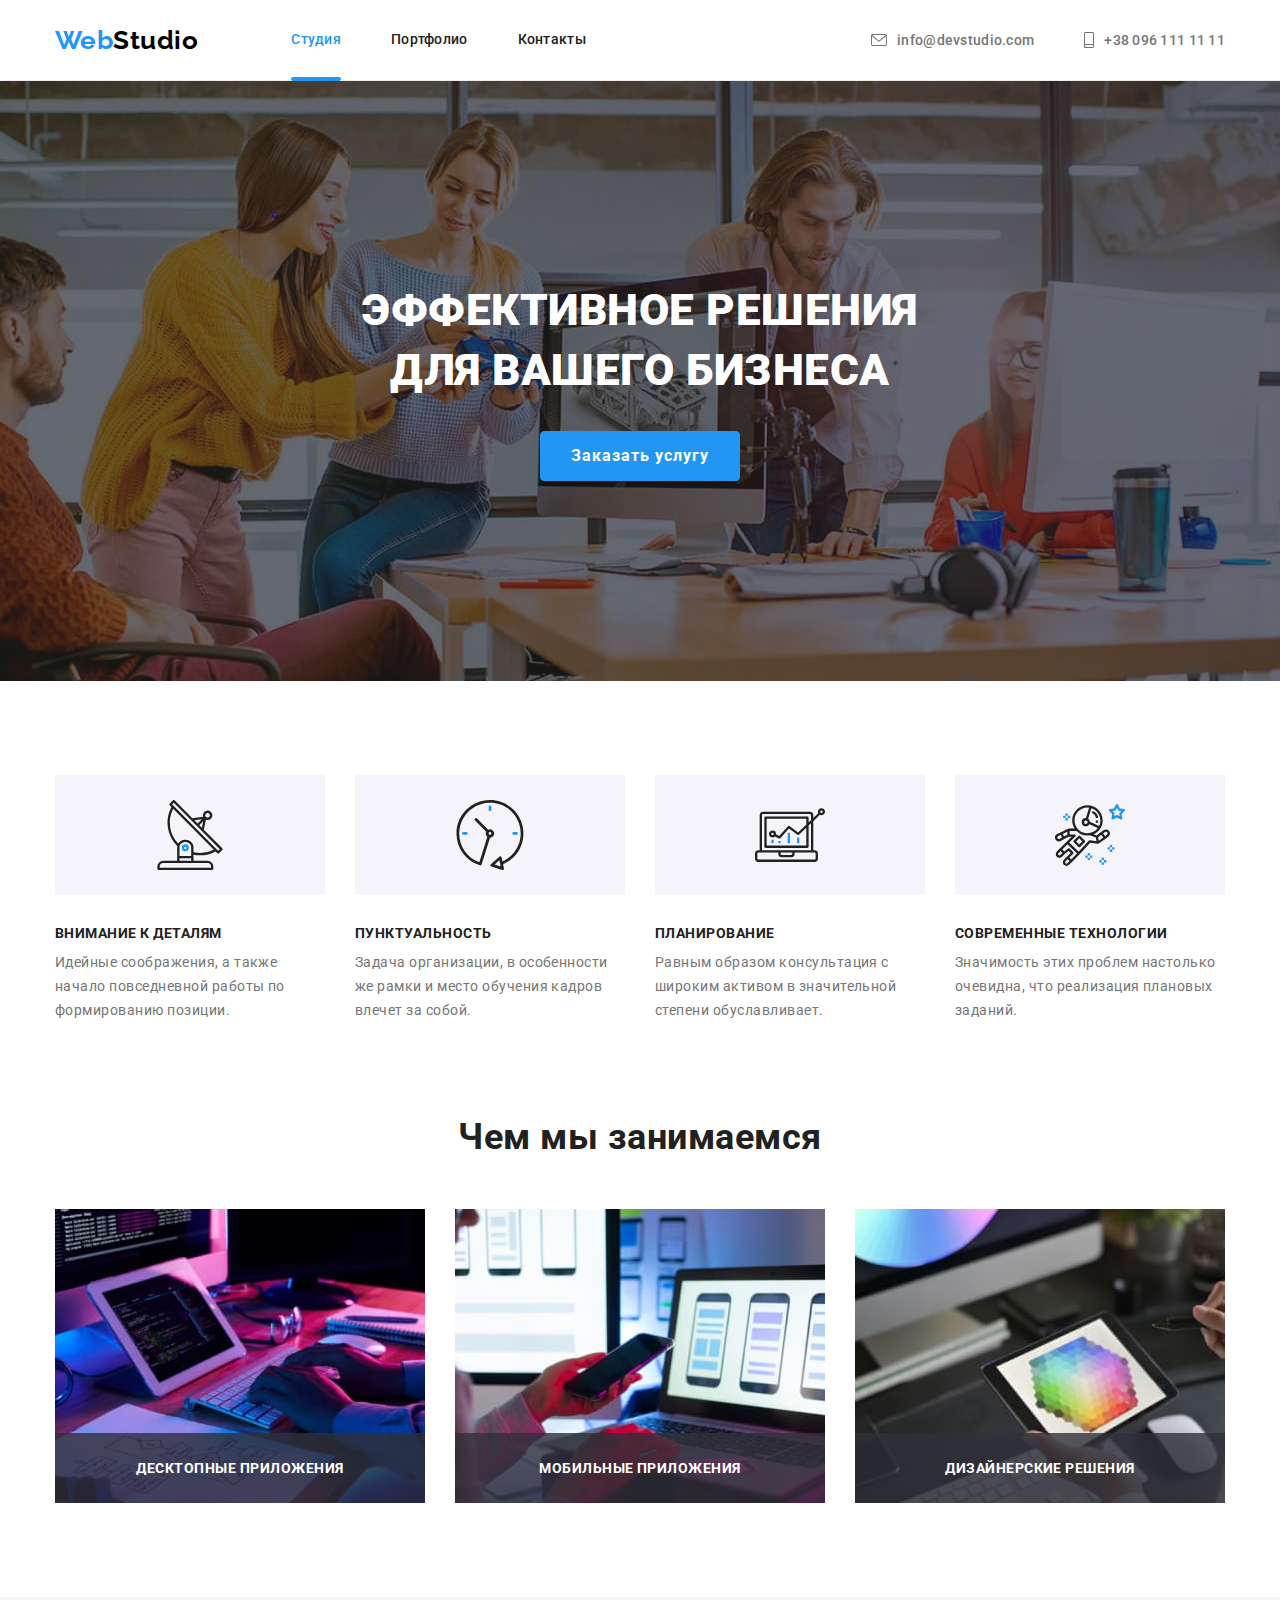
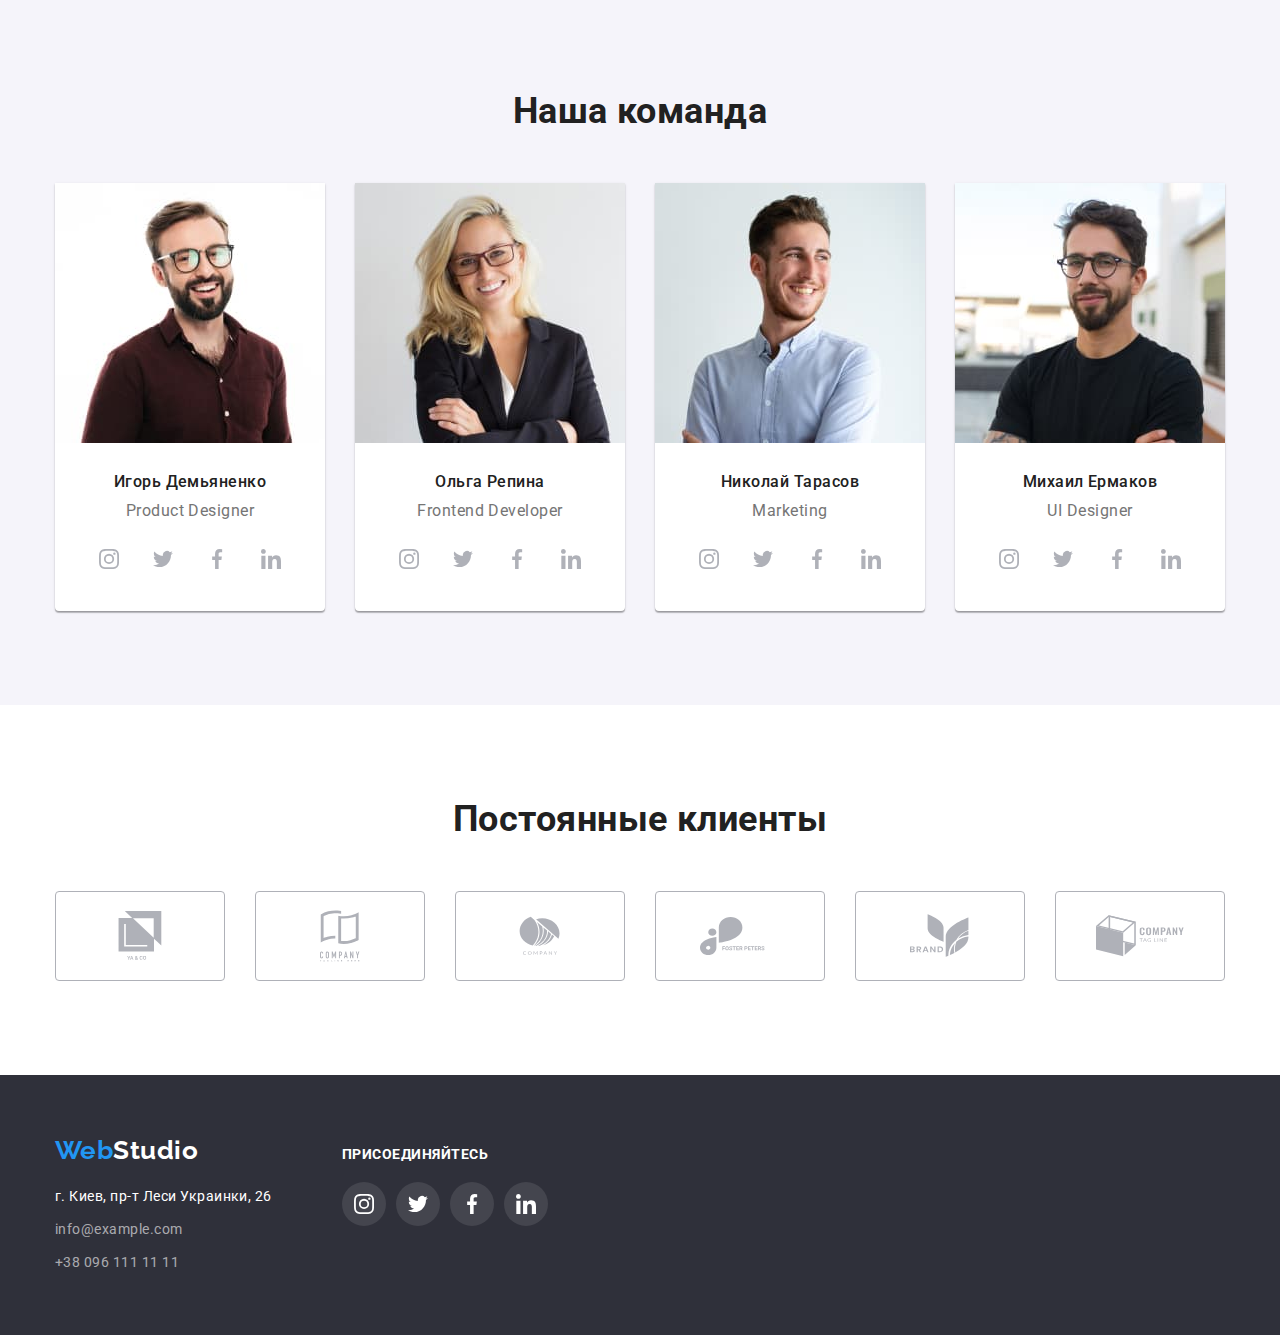
<file: index.html>
<!DOCTYPE html>
<html lang="ru">
<head>
    <meta charset="UTF-8">
    <meta http-equiv="X-UA-Compatible" content="IE=edge">
    <meta name="viewport" content="width=device-width, initial-scale=1.0">
    <title>WebStudio</title>
    <link rel="preconnect" href="https://cdnjs.cloudflare.com/ajax/libs/modern-normalize/1.0.0/modern-normalize.min.css">
    <link rel="preconnect" href="https://fonts.gstatic.com">
    <link href="https://fonts.googleapis.com/css2?family=Raleway:wght@700&family=Roboto:wght@400;500;700;900&display=swap"
        rel="stylesheet">
    <link rel="stylesheet" href="./css/style.css" />
</head>
<body>
    <!-- Шапка -->
    <header class="header">
        <div class="container">
        <nav class="nav-list">
                <a class="logo" href="./index.html" ><span class="first-logo">Web</span>Studio</a>
            <ul class="nav">
                <li class="nav-list-item"><a class="link current" href="index.html">Студия</a></li>
                <li class="nav-list-item"><a class="link" href="portfolio.html">Портфолио</a></li>
                <li class="nav-list-item"><a class="link" href="">Контакты</a></li>
            </ul>
        

            <ul class="contacts conect">
              <li class="contacts-item">
                
                <a href="mailto:info@devstudio.com"><svg class="icon-mail" width="16px" height="12px">
                    <use href="./images/icons.svg#icon-envelope" ></use>
                </svg>info@devstudio.com</a></li>
              <li class="contacts-item"><a href="tel:+380961111111"><svg class="icon-mail" width="10px" height="16px">
                <use href="./images/icons.svg#icon-smartphone"></use>
            </svg>+38 096 111 11 11</a></li>
            </ul>

            </nav>
        </div>
    </header>

    <main>
        <!-- Банер -->
   
         <section class="banner">
            <div class="container">
            <h1 class="title-baner">Эффективное решения <br> для вашего бизнеса</h1>
            <button class="btn" type="button" data-modal-open>Заказать услугу</button> 
            </div> 
        </section>
 
        <!-- Особенности -->

        <section class="specifics">
            <div class="container">
             <h2 class="hidden">Особенности</h2>
                <ul class="specifics-list">
                    <li class="specifics-list-item antena">
                        <h3>Внимание к деталям</h3>
                        <p class="text">Идейные соображения, а также начало повседневной работы по формированию позиции.</p>
                    </li>

                    <li class="specifics-list-item clock">
                        <h3>Пунктуальность</h3>
                        <p class="text">Задача организации, в особенности же рамки и место обучения кадров влечет за собой.</p>
                    </li>

                    <li class="specifics-list-item diagram">
                        <h3>Планирование</h3>
                        <p class="text">Равным образом консультация с широким активом в значительной степени обуславливает.</p>
                    </li>

                    <li class="specifics-list-item astronaut">
                        <h3>Современные технологии</h3>
                        <p class="text">Значимость этих проблем настолько очевидна, что реализация плановых заданий.</p>
                    </li>
                </ul>
             </div>
        </section>

        <!-- Чем мы занимаемся -->

        <section class="what-we-do active">
            <div class="container">
            <h2 class="title-section">Чем мы занимаемся</h2>
            <ul class="what-we-do-list">
                <li class="what-we-do-item">
                    <a href="" class="link">
                    <img src="./images/box1.jpg" alt="план" width="370">
                    <h3 class="work-name">Десктопные приложения</h3>
                    </a>
                </li>

                <li class="what-we-do-item">
                    <a href="" class="link">
                    <img src="./images/box2.jpg" alt="анализ" width="370">
                <h3 class="work-name">Мобильные приложения</h3>
                    </a>   
            </li>

                <li class="what-we-do-item">
                    <a href="" class="link">
                    <img src="./images/box3.jpg" alt="реализация" width="370">
                <h3 class="work-name">Дизайнерские решения</h3>
                    </a>   
            </li>
            </ul>
            </div>
        </section>

        <!-- Наша Команда -->
        <section class="our-team">
            <div class="container">
            <h2 class="title-section">Наша команда</h2>
            <ul class="team-list">
                <li class="team-item">
                    <img src="./images/team1.jpg" alt="Product Designer" width="270">
                   <div class="team-text">
                    <h3>Игорь Демьяненко</h3>
                  
                  <p class="text">Product Designer</p>


              <ul class="social-icons">
                  <li class="social-item"><a class="inst" href="https://www.instagram.com/" aria-label="instagram">
                    <svg class="icon-social" width="20px" height="20px">
                    <use href="./images/icons.svg#icon-instagram"></use>
                </svg></a></li>
                  <li class="social-item"><a  class="twit" href="https://www.twitter.com/" aria-label="twitter"><svg class="icon-social" width="20px" height="20px">
                    <use href="./images/icons.svg#icon-twitter"></use>
                </svg></a></li>
                  <li class="social-item"><a  class="fb" href="https://www.facebook.com/" aria-label="facebook">
                <svg class="icon-social" width="20px" height="20px">
                    <use href="./images/icons.svg#icon-facebook"></use>
                </svg></a></li>
                  <li class="social-item"><a class="ldin" href="https://www.linkedin.com/" aria-label="linkedin">
                <svg class="icon-social" width="20px" height="20px">
                    <use href="./images/icons.svg#icon-linkedin"></use>
                </svg></a></li>
              </ul>    
                     </div>   

                                 </li>
                <li class="team-item">
                    <img src="./images/team2.jpg" alt="Frontend Developer" width="270">
                <div class="team-text">
                    <h3>Ольга Репина</h3>
                    <p class="text">Frontend Developer</p>
            <ul class="social-icons">
                <li class="social-item"><a class="inst" href="https://www.instagram.com/" aria-label="instagram">
                        <svg class="icon-social" width="20px" height="20px">
                            <use href="./images/icons.svg#icon-instagram"></use>
                        </svg></a></li>
                <li class="social-item"><a class="twit" href="https://www.twitter.com/" aria-label="twitter"><svg
                            class="icon-social" width="20px" height="20px">
                            <use href="./images/icons.svg#icon-twitter"></use>
                        </svg></a></li>
                <li class="social-item"><a class="fb" href="https://www.facebook.com/" aria-label="facebook">
                        <svg class="icon-social" width="20px" height="20px">
                            <use href="./images/icons.svg#icon-facebook"></use>
                        </svg></a></li>
                <li class="social-item"><a class="ldin" href="https://www.linkedin.com/" aria-label="linkedin">
                        <svg class="icon-social" width="20px" height="20px">
                            <use href="./images/icons.svg#icon-linkedin"></use>
                        </svg></a></li>
            </ul>
                </div>
                </li>

                <li class="team-item">
                    <img src="./images/team3.jpg" alt="Marketing" width="270">
                <div class="team-text">
                    <h3>Николай Тарасов</h3>
                    <p class="text">Marketing</p>
               
<ul class="social-icons">
    <li class="social-item"><a class="inst" href="https://www.instagram.com/" aria-label="instagram">
            <svg class="icon-social" width="20px" height="20px">
                <use href="./images/icons.svg#icon-instagram"></use>
            </svg></a></li>
    <li class="social-item"><a class="twit" href="https://www.twitter.com/" aria-label="twitter"><svg
                class="icon-social" width="20px" height="20px">
                <use href="./images/icons.svg#icon-twitter"></use>
            </svg></a></li>
    <li class="social-item"><a class="fb" href="https://www.facebook.com/" aria-label="facebook">
            <svg class="icon-social" width="20px" height="20px">
                <use href="./images/icons.svg#icon-facebook"></use>
            </svg></a></li>
    <li class="social-item"><a class="ldin" href="https://www.linkedin.com/" aria-label="linkedin">
            <svg class="icon-social" width="20px" height="20px">
                <use href="./images/icons.svg#icon-linkedin"></use>
            </svg></a></li>
</ul>

                </div>
                </li>

                <li class="team-item">
                    <img src="./images/team4.jpg" alt="UI Designer" width="270">
                <div class="team-text">
                    <h3>Михаил Ермаков</h3>
                    <p class="text">UI Designer</p>
              
            <ul class="social-icons">
                <li class="social-item"><a class="inst" href="https://www.instagram.com/" aria-label="instagram">
                        <svg class="icon-social" width="20px" height="20px">
                            <use href="./images/icons.svg#icon-instagram"></use>
                        </svg></a></li>
                <li class="social-item"><a class="twit" href="https://www.twitter.com/" aria-label="twitter"><svg
                            class="icon-social" width="20px" height="20px">
                            <use href="./images/icons.svg#icon-twitter"></use>
                        </svg></a></li>
                <li class="social-item"><a class="fb" href="https://www.facebook.com/" aria-label="facebook">
                        <svg class="icon-social" width="20px" height="20px">
                            <use href="./images/icons.svg#icon-facebook"></use>
                        </svg></a></li>
                <li class="social-item"><a class="ldin" href="https://www.linkedin.com/" aria-label="linkedin">
                        <svg class="icon-social" width="20px" height="20px">
                            <use href="./images/icons.svg#icon-linkedin"></use>
                        </svg></a></li>
            </ul>
                </div>
                </li>
            </ul>
            </div>
        </section>

<section class="clients">
<div class="container">
<h2 class="title-section">Постоянные клиенты</h2>
<ul class="clients-list">
    <li class="clients-item">
        <a href="" class="link-company"><svg class="icon-company" width="44" height="49">
                <use href="./images/icons.svg#icon-company1"></use>
               
            </svg></a>
    </li>
    <li class="clients-item">
        <a href="" class="link-company"><svg class="icon-company" width="40" height="52">
                <use href="./images/icons.svg#icon-company2"></use>
               
            </svg></a>
    </li>
    <li class="clients-item">
        <a href="" class="link-company"><svg class="icon-company" width="41" height="43">
                <use href="./images/icons.svg#icon-company3"></use>
                
            </svg></a>
    </li>
    <li class="clients-item">
        <a href="" class="link-company"><svg class="icon-company" width="80" height="42">
                <use href="./images/icons.svg#icon-company4"></use>
                
            </svg></a>
    </li>
    <li class="clients-item">
        <a href="" class="link-company"><svg class="icon-company" width="59" height="47">
                <use href="./images/icons.svg#icon-company5"></use>
                
            </svg></a>
    </li>
    <li class="clients-item">
        <a href="" class="link-company"><svg class="icon-company" width="88" height="45">
                <use href="./images/icons.svg#icon-company6"></use>
               
            </svg></a>
    </li>
</ul>


</div>


</section>

    </main>
    <footer class="footer">
        <div class="container social-footer">
            <div class="footer-adress">
        <a class="logo" href="/"><span class="first-logo">Web</span><span class="second-logo">Studio</span></a>
        <address class="adress">
            <ul class="adress-list">
           <li class="adress-item">г. Киев, пр-т Леси Украинки, 26</li>
           <li class="adress-item"><a href="mailto:info@example.com">info@example.com</a></li>
           <li class="adress-item"><a href="tel:+380991111111">+38 096 111 11 11</a></li>
           </ul>
        </address>
        </div>

        <div class="social-link-footer">
            <p>присоединяйтесь</p>
                <ul class="social-icons-footer">
                    <li class="social-item-footer"><a class="link-footer" href="https://www.instagram.com/" aria-label="instagram">
                            <svg class="icon-social-footer" width="20px" height="20px">
                                <use href="./images/icons.svg#icon-instagram"></use>
                            </svg></a></li>
                    <li class="social-item-footer"><a class="link-footer" href="https://www.twitter.com/" aria-label="twitter"><svg
                                class="icon-social-footer" width="20px" height="20px">
                                <use href="./images/icons.svg#icon-twitter"></use>
                            </svg></a></li>
                    <li class="social-item-footer"><a class="link-footer" href="https://www.facebook.com/" aria-label="facebook">
                            <svg class="icon-social-footer" width="20px" height="20px">
                                <use href="./images/icons.svg#icon-facebook"></use>
                            </svg></a></li>
                    <li class="social-item-footer"><a class="link-footer" href="https://www.linkedin.com/" aria-label="linkedin">
                            <svg class="icon-social-footer" width="20px" height="20px">
                                <use href="./images/icons.svg#icon-linkedin"></use>
                            </svg></a></li>
                </ul>
        </div>
</div>

    </footer>
<!-- Модальне вікно -->
<div class="backdrop is-hidden" data-modal>
    <div class="modal">
        <button class="close button" data-modal-close>
            <svg class="modal-cross" width="11" height="11">
                <use href="./images/icons.svg#close"></use>
            </svg>
        </button>
    </div>
</div>

<script src="./js/modal.js"></script>



</body>
</html>
</file>
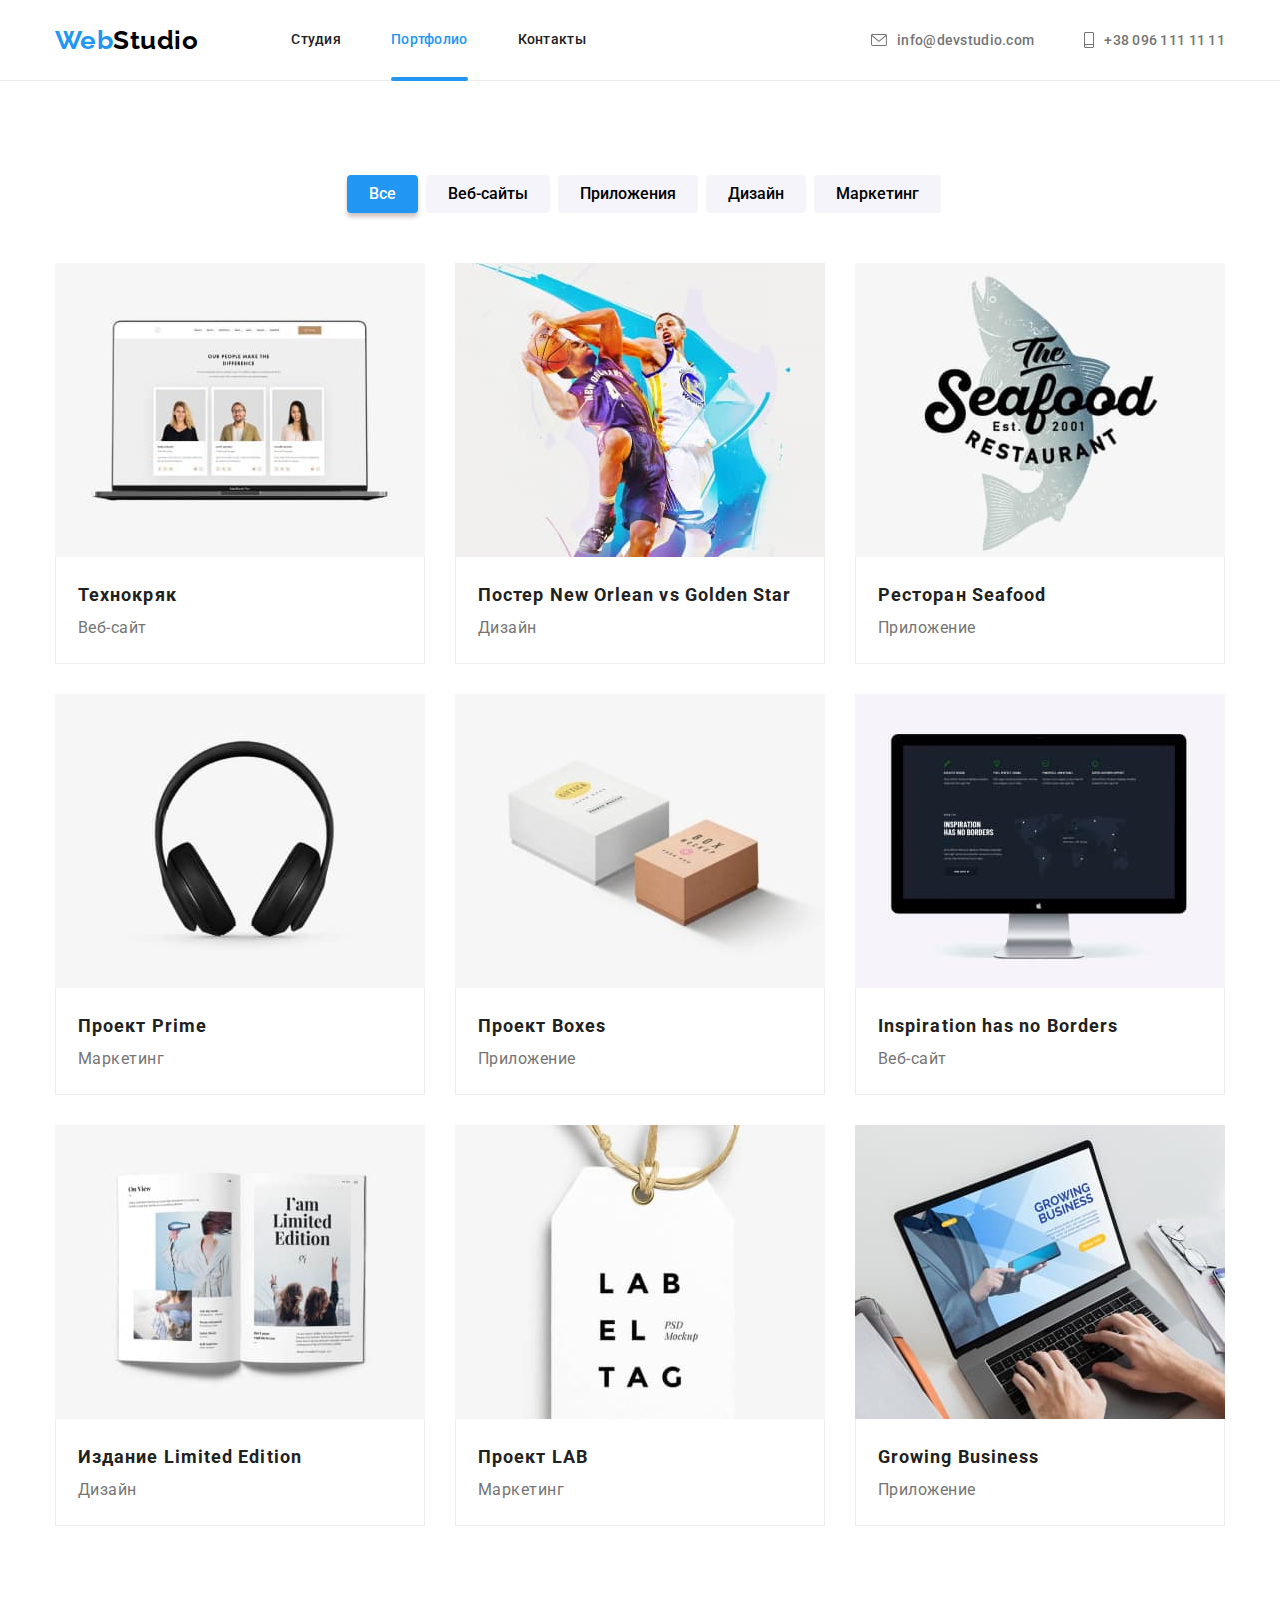
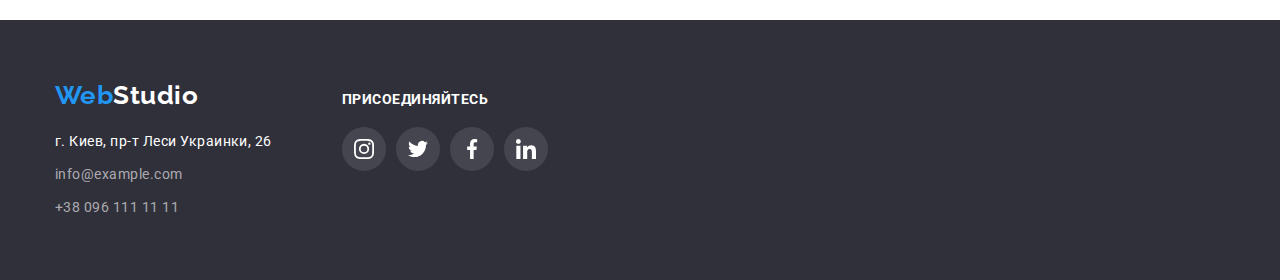
<file: portfolio.html>
<!DOCTYPE html>
<html lang="ru">

<head>
    <meta charset="UTF-8">
    <meta http-equiv="X-UA-Compatible" content="IE=edge">
    <meta name="viewport" content="width=device-width, initial-scale=1.0">
    <title>WebStudio</title>
    <link rel="preconnect" href="https://cdnjs.cloudflare.com/ajax/libs/modern-normalize/1.0.0/modern-normalize.min.css">
    <link rel="preconnect" href="https://fonts.gstatic.com">
    <link href="https://fonts.googleapis.com/css2?family=Raleway:wght@700&family=Roboto:wght@400;500;700;900&display=swap"
        rel="stylesheet">
        <link rel="stylesheet" href="./css/style.css" />
</head>

<body>
    <!-- Шапка -->
<header class="header">
    <div class="container">
        <nav class="nav-list">
            <a class="logo" href="./index.html"><span class="first-logo">Web</span>Studio</a>
            <ul class="nav">
                <li class="nav-list-item"><a class="link" href="index.html">Студия</a></li>
                <li class="nav-list-item"><a class="link current" href="portfolio.html">Портфолио</a></li>
                <li class="nav-list-item"><a class="link" href="">Контакты</a></li>
            </ul>


            <ul class="contacts">
                <li class="contacts-item">

                    <a href="mailto:info@devstudio.com"><svg class="icon-mail" width="16px" height="12px">
                            <use href="./images/icons.svg#icon-envelope"></use>
                        </svg>info@devstudio.com</a>
                </li>
                <li class="contacts-item"><a href="tel:+380961111111"><svg class="icon-mail" width="10px" height="16px">
                            <use href="./images/icons.svg#icon-smartphone"></use>
                        </svg>+38 096 111 11 11</a></li>
            </ul>

        </nav>
    </div>
</header>

    <main>
     <!--  Портфолио -->
    <section class="portfolio">
        <div class="container">
        <h1 class="hidden">Наше Портфолио</h1>
     <ul class="our-works">
         <li class="our-works-item" ><button class="btn-works btn-active" type="button">Все</button> </li>
         <li class="our-works-item"><button class="btn-works" type="button">Веб-сайты</button></li>
         <li class="our-works-item"><button class="btn-works" type="button">Приложения</button></li>
         <li class="our-works-item"><button class="btn-works" type="button">Дизайн</button></li>
         <li class="our-works-item"><button class="btn-works" type="button">Маркетинг</button></li>
     </ul>


<ul class="finished-works">
    <li class="finished-works-item">
        <a class="work-link" href="">
            <div class="card-thumb">
            <img src="./images/tehnokryak.jpg" alt="Технокряк" width="370">
            <div class="text-animation">
                <p class="works-text overlay">
                    Технокряк это современная площадка распространения коронавируса. Компании
                    используют эту платформу для цифрового шпионажа и атак на защищённые сервера
                    конкурентов.
                </p>
            </div>
            </div>
            <div class="work-box">
            <h2>Технокряк</h2>
            <p>Веб-сайт</p>
            </div>
        </a>

    </li>

    <li class="finished-works-item">
        <a class="work-link" href="">
            <div class="card-thumb">
            <img src="./images/neworlean.jpg" alt="Постер New Orlean vs Golden Star" width="370">
    <div class="text-animation">
        <p class="works-text overlay">
            Технокряк это современная площадка распространения коронавируса. Компании
            используют эту платформу для цифрового шпионажа и атак на защищённые сервера
            конкурентов.
        </p>
    </div>
        </div>
        <div class="work-box">
           <h2>Постер New Orlean vs Golden Star</h2>
            <p>Дизайн</p>
        </div>
        </a>
       
    </li>

    <li class="finished-works-item">
        <a class="work-link" href="">
            <div class="card-thumb">
            <img src="./images/seafood.jpg" alt="Ресторан Seafood" width="370">
        <div class="text-animation">
            <p class="works-text overlay">
                Технокряк это современная площадка распространения коронавируса. Компании
                используют эту платформу для цифрового шпионажа и атак на защищённые сервера
                конкурентов.
            </p>
        </div>
        </div>
            <div class="work-box">
            <h2>Ресторан Seafood</h2>
            <p>Приложение</p>
        </div>
        </a>
       
    </li>
  
    <li class="finished-works-item">
        <a class="work-link" href="">
            <div class="card-thumb">
            <img src="./images/prime.jpg" alt="Проект Prime" width="370">
    <div class="text-animation">
        <p class="works-text overlay">
            Технокряк это современная площадка распространения коронавируса. Компании
            используют эту платформу для цифрового шпионажа и атак на защищённые сервера
            конкурентов.
        </p>
    </div>
        </div>
            <div class="work-box">
            <h2>Проект Prime</h2>
            <p>Маркетинг</p>
            </div>
        </a>
       
    </li>

        <li class="finished-works-item">
            <a class="work-link" href="">
                <div class="card-thumb">
                <img src="./images/boxes.jpg" alt="Проект Boxes" width="370">
            <div class="text-animation">
                <p class="works-text overlay">
                    Технокряк это современная площадка распространения коронавируса. Компании
                    используют эту платформу для цифрового шпионажа и атак на защищённые сервера
                    конкурентов.
                </p>
            </div>
            </div>
                <div class="work-box">
                <h2>Проект Boxes</h2>
                <p>Приложение</p>
        </div>
            </a>
        
        </li>

        <li class="finished-works-item">
            <a class="work-link" href="">
                <div class="card-thumb">
                <img src="./images/inspiration.jpg" alt="Inspiration has no Borders" width="370">
            <div class="text-animation">
                <p class="works-text overlay">
                    Технокряк это современная площадка распространения коронавируса. Компании
                    используют эту платформу для цифрового шпионажа и атак на защищённые сервера
                    конкурентов.
                </p>
            </div>
            </div>
                <div class="work-box">
                <h2>Inspiration has no Borders</h2>
                <p>Веб-сайт</p>
        </div>
            </a>
            
        </li>

    <li class="finished-works-item">
        <a class="work-link" href="">
            <div class="card-thumb">
            <img src="./images/limitededition.jpg" alt="Издание Limited Edition" width="370">
        <div class="text-animation">
            <p class="works-text overlay">
                Технокряк это современная площадка распространения коронавируса. Компании
                используют эту платформу для цифрового шпионажа и атак на защищённые сервера
                конкурентов.
            </p>
        </div>
        </div>
            <div class="work-box">
            <h2>Издание Limited Edition</h2>
            <p>Дизайн</p>
            </div>
        </a>
        
    </li>

    <li class="finished-works-item">
        <a class="work-link" href="">
            <div class="card-thumb">
            <img src="./images/lab.jpg" alt="Проект LAB" width="370">
        <div class="text-animation">
            <p class="works-text overlay">
                Технокряк это современная площадка распространения коронавируса. Компании
                используют эту платформу для цифрового шпионажа и атак на защищённые сервера
                конкурентов.
            </p>
        </div>
        </div>
            <div class="work-box">
            <h2>Проект LAB</h2>
            <p>Маркетинг</p>
    </div>
        </a>
    
    </li>

    <li class="finished-works-item">
        <a class="work-link" href="">
            <div class="card-thumb">
            <img src="./images/growingbusiness.jpg" alt="Growing Business" width="370">
        <div class="text-animation">
            <p class="works-text overlay">
                Технокряк это современная площадка распространения коронавируса. Компании
                используют эту платформу для цифрового шпионажа и атак на защищённые сервера
                конкурентов.
            </p>
        </div>
        </div>
            <div class="work-box">
            <h2>Growing Business</h2>
            <p>Приложение</p>
        </div>
        </a>
    
    </li>
</ul>
        </div>
</section>

    </main>
    <footer class="footer">
        <div class="container social-footer">
            <div class="footer-adress">
                <a class="logo" href="/"><span class="first-logo">Web</span><span class="second-logo">Studio</span></a>
                <address class="adress">
                    <ul class="adress-list">
                        <li class="adress-item">г. Киев, пр-т Леси Украинки, 26</li>
                        <li class="adress-item"><a href="mailto:info@example.com">info@example.com</a></li>
                        <li class="adress-item"><a href="tel:+380991111111">+38 096 111 11 11</a></li>
                    </ul>
                </address>
            </div>
    
            <div class="social-link-footer">
                <p>присоединяйтесь</p>
                <ul class="social-icons-footer">
                    <li class="social-item-footer"><a class="link-footer" href="https://www.instagram.com/"
                            aria-label="instagram">
                            <svg class="icon-social-footer" width="20px" height="20px">
                                <use href="./images/icons.svg#icon-instagram"></use>
                            </svg></a></li>
                    <li class="social-item-footer"><a class="link-footer" href="https://www.twitter.com/"
                            aria-label="twitter"><svg class="icon-social-footer" width="20px" height="20px">
                                <use href="./images/icons.svg#icon-twitter"></use>
                            </svg></a></li>
                    <li class="social-item-footer"><a class="link-footer" href="https://www.facebook.com/"
                            aria-label="facebook">
                            <svg class="icon-social-footer" width="20px" height="20px">
                                <use href="./images/icons.svg#icon-facebook"></use>
                            </svg></a></li>
                    <li class="social-item-footer"><a class="link-footer" href="https://www.linkedin.com/"
                            aria-label="linkedin">
                            <svg class="icon-social-footer" width="20px" height="20px">
                                <use href="./images/icons.svg#icon-linkedin"></use>
                            </svg></a></li>
                </ul>
            </div>
        </div>
    
    </footer>
    </body>
    
    </html>
</file>
<file: css/style.css>
:root {
  --main-text-color: #212121;
  --blue-color: #2196f3;
  --white-color: #ffffff;
  --white-color-shadow: rgba(255, 255, 255, 0.6);
  --bg-icon-footer: rgba(255, 255, 255, 0.1);
  --grey-color: #757575;
  --background-color: #2f303a;
  --background-button: #f5f4fa;
  --black-color: #000000;
  --social-icons: #afb1b8;
  --works-text-bg: rgba(33, 150, 243, 0.9);
  --main-font: 'Roboto', sans-serif;
  --accent-font: 'Raleway', sans-serif;
  /* animation */
  --bezier: cubic-bezier(0.4, 0, 0.2, 1);
  --duration: 250ms;
}

*,
*::after,
*::before {
  box-sizing: border-box;
  margin: 0;
  padding: 0;
}

body {
  color: var(--main-text-color);
  font-family: var(--main-font);
  font-style: normal;
  font-weight: normal;
  letter-spacing: 0.03em;
}

a {
  color: inherit;
  text-decoration: none;
}

ul {
  list-style: none;
  margin: 0;
  padding: 0;
}

img {
  display: block;
  max-width: 100%;
  height: auto;
}

.text {
  margin: 0;
  padding-top: 10px;
}

.container {
  width: 1200px;
  padding-left: 15px;
  padding-right: 15px;
  margin-left: auto;
  margin-right: auto;
}

/* header */

.header {
  border-bottom: 1px solid #ececec;
}

.header {
  display: flex;
  align-items: center;
}

.contacts {
  display: flex;
  align-items: center;
  margin-left: auto;
}

.contacts:not(:last-child) {
  margin-right: 50px;
}

.nav-list {
  display: flex;
  align-items: center;
}

.nav-list .logo {
  margin-right: 93px;
}

.nav-list a {
  text-decoration: none;
}

.nav-list-item:not(:last-child) {
  margin-right: 50px;
}

.nav {
  display: flex;
}

.logo {
  font-size: 26px;
  font-family: var(--accent-font);
  font-weight: 700;
  color: var(--black-color);
  line-height: 1.173;
}

.first-logo {
  color: var(--blue-color);
}

.link {
  font-weight: 500;
  list-style: none;
  line-height: 1.142;
  font-size: 14px;
}

.current {
  color: var(--blue-color);
}

.conect,
.conect .nav-list-item .contacts-item {
  display: flex;
  margin-left: auto;
}

.nav-list .link,
.conect .link {
  display: block;
  position: relative;
  padding-bottom: 32px;
  padding-top: 32px;
  transition-property: color;
  transition-duration: var(--duration);
  transition-timing-function: var(--bezier) 0;
  font-weight: 500;
  line-height: 1.14;
  letter-spacing: 0.02em;
}

.nav-list .link:hover,
.nav-list .link:focus {
  color: var(--blue-color);
}

.current::after {
  content: '';
  display: block;
  position: absolute;
  bottom: -1px;
  width: 100%;
  height: 4px;
  border-radius: 2px;
  background-color: var(--blue-color);
  animation-duration: var(--duration);
  animation-timing-function: var(--bezier);
  animation-name: fade-in;
}

@keyframes fade-in {
  0% {
    opacity: 0;
  }
  100% {
    opacity: 1;
  }
}

.contacts-item:not(:last-child) {
  margin-right: 50px;
}

.contacts a {
  font-weight: 500;
  list-style: none;
  line-height: 1.142;
  font-size: 14px;
  color: var(--grey-color);
  text-decoration: none;
  letter-spacing: 0.02em;
  padding: 0;
  display: flex;
  justify-content: flex-end;
  align-items: center;
  position: relative;
  transition-property: color;
  transition-duration: var(--duration);
  transition-timing-function: var(--bezier) 0;
}
.contacts a:hover,
.contacts a:focus {
  color: var(--blue-color);
}

.icon-mail {
  margin-right: 10px;
  fill: currentColor;
}

.icon-mail:hover,
.icon-mail:focus {
  fill: currentColor;
}

/* main */

.banner {
  background-repeat: no-repeat;
  background-image: linear-gradient(
      to right,
      rgba(48, 58, 47, 0.4),
      rgba(47, 48, 58, 0.4)
    ),
    url('../images/hero-bg.jpg');

  background-size: 1600px;
  background-color: var(--background-color);
  padding: 200px 0;
  text-align: center;
  background-position: center;
}

.title-baner {
  color: var(--white-color);
  font-weight: 900;
  font-size: 44px;
  line-height: 1.363;
  text-transform: uppercase;
  text-align: center;
  margin: 0 auto;
  margin-bottom: 30px;
}

.btn {
  font-family: inherit;
  font-weight: 700;
  font-size: 16px;
  line-height: 1.875;
  letter-spacing: 0.06em;
  border: 1px solid var(--blue-color);
  border-radius: 4px;
  color: var(--white-color);
  cursor: pointer;
  background-color: var(--blue-color);
  margin: 0 auto;
  width: 200px;
  height: 50px;
  left: 700px;
  top: 430px;
  box-shadow: 0px 4px 4px rgba(0, 0, 0, 0.15);
}

/* Особенности */

.hidden {
  position: absolute;
  clip: rect(0 0 0 0);
  width: 1px;
  height: 1px;
  margin: -1px;
}

.specifics {
  padding-top: 94px;
}

.specifics .container .specifics-list {
  display: flex;
  justify-content: center;
}

.specifics .container .specifics-list .specifics-list-item {
  max-width: 270px;
  margin-right: 30px;
}

.specifics .container .specifics-list .specifics-list-item:last-child {
  margin-right: 0;
}

.specifics-list h3 {
  font-weight: 700;
  font-size: 14px;
  line-height: 1.172;
  text-transform: uppercase;
}

.specifics-list p {
  font-size: 14px;
  color: var(--grey-color);
  line-height: 1.714;
}

.specifics-list-item::before {
  display: block;
  content: '';
  height: 120px;
  margin-bottom: 30px;
  background-color: var(--background-button);
  background-position: center;
  background-repeat: no-repeat;
  background-size: auto;
}

.antena::before {
  background-image: url('../images/antenna.svg');
}

.clock::before {
  background-image: url('../images/clock.svg');
}

.diagram::before {
  background-image: url('../images/diagram.svg');
}

.astronaut::before {
  background-image: url('../images/astronaut.svg');
}

/* Особенности */

/* Чем мы занимаемся */
.what-we-do {
  padding-top: 94px;
  padding-bottom: 94px;
}

.what-we-do .what-we-do-list {
  display: flex;
}

.title-section {
  font-weight: 700;
  font-size: 36px;
  line-height: 1.166;
  text-align: center;
}

.what-we-do .what-we-do-item {
  margin-right: 30px;
  justify-content: center;
}
.what-we-do .what-we-do-item:last-child {
  margin-right: 0;
}

/* new */
.what-we-do-item {
  position: relative;
  flex-basis: calc(100% / 3);
  text-align: center;
}
.work-name {
  margin: 0;
  padding: 0;
  font-size: 14px;
  font-weight: 700;
  line-height: 1.143;
  text-transform: uppercase;
  margin-bottom: 10px;
}

.work-name {
  position: absolute;
  bottom: 0px;
  padding-top: 27px;
  padding-bottom: 27px;
  margin-bottom: 0px;
  width: 100%;
  color: var(--white-color);
  background-color: rgba(47, 48, 58, 0.8);
}

/* Чем мы занимаемся */

/* Наша команда */
.our-team {
  background-color: var(--background-button);
  background-size: 100%;
  padding-top: 94px;
  padding-bottom: 94px;
}

.team-text {
  margin-top: 30px;
  margin-bottom: 30px;
}

.team-list {
  display: flex;
}

.our-team .team-item {
  margin-right: 30px;
  justify-content: center;
}
.our-team .team-item:first-child {
  margin-left: 0;
}
.our-team .team-item:last-child {
  margin-right: 0;
}

.team-item {
  background-color: var(--white-color);
  box-shadow: 0px 1px 3px rgba(0, 0, 0, 0.12), 0px 1px 1px rgba(0, 0, 0, 0.14),
    0px 2px 1px rgba(0, 0, 0, 0.2);
  border-radius: 0px 0px 4px 4px;
}

.title-section {
  text-align: center;
  margin-bottom: 50px;
}

.team-list h3 {
  font-weight: 500;
  font-size: 16px;
  line-height: 1.171;
  text-align: center;
}

.team-list p {
  font-size: 16px;
  line-height: 1.171;
  color: var(--grey-color);
  text-align: center;
}

.social-icons {
  display: flex;
  padding-right: 32px;
  padding-left: 32px;
  margin: 0 auto;
  justify-content: center;
  margin-top: 16px;
}

.social-item:not(:last-child) {
  /* width: calc((100% - 3 * 10px) / 4); */
  margin-right: 10px;
}

.social-icons a {
  fill: var(--social-icons);
  border-radius: 50%;
  width: 44px;
  height: 44px;
  display: flex;
  justify-content: center;
  align-items: center;
  transition-property: color, background-color;
  transition-duration: var(--duration);
  transition-timing-function: var(--bezier) 0;
}

.social-icons a:hover {
  fill: var(--white-color);
  background-color: var(--blue-color);
  border-radius: 50%;
  width: 44px;
  height: 44px;
  display: flex;
  justify-content: center;
  align-items: center;
}

.social-icons a:focus {
  fill: var(--white-color);
  background-color: var(--blue-color);
  border-radius: 50%;
  width: 44px;
  height: 44px;
  display: flex;
  justify-content: center;
  align-items: center;
}

/* Наша команда */

/* Клиенты */
.clients {
  display: flex;
  padding-top: 94px;
  padding-bottom: 94px;
}

.clients-list {
  display: flex;
}
.clients .clients-item {
  width: calc((100% - 5 * 30px) / 6);
}
.clients .clients-item:not(:last-child) {
  margin-right: 30px;
}

.link-company {
  display: flex;
  justify-content: center;
  align-items: center;
  height: 90px;
  border: 1px solid var(--social-icons);
  border-radius: 4px;
  color: var(--social-icons);
  transition-property: color, border-color;
  transition-duration: var(--duration);
  transition-timing-function: var(--bezier) 0;
}

.link-company:hover {
  border-color: solid var(--blue-color);
  color: var(--blue-color);
}

.link-company:focus {
  border-color: solid var(--blue-color);
  color: var(--blue-color);
}

.clients-item:hover {
  border-color: solid var(--blue-color);
  color: var(--blue-color);
}

.clients-item :focus {
  border-color: solid var(--blue-color);
  color: var(--blue-color);
}

.icon-company {
  fill: currentColor;
}

.clients .title-section {
  margin-bottom: 50px;
}
/* Клиенты */

/* footer */
.footer {
  padding-top: 60px;
  padding-bottom: 60px;
}

.footer {
  background-color: var(--background-color);
}

.footer .logo {
  margin-bottom: 20px;
}

.footer .adress-item {
  margin-bottom: 9px;
}

.footer .adress-item:last-child {
  margin-bottom: 0;
}

.footer a {
  text-decoration: none;
}

.second-logo {
  color: var(--white-color);
}

.adress {
  font-style: normal;
  margin-top: 20px;
}
.adress li {
  font-size: 14px;
  line-height: 1.714;
  color: var(--white-color);
}

.adress a {
  font-weight: normal;
  list-style: none;
  line-height: 1.714;
  font-size: 14px;
  color: var(--white-color-shadow);
  text-decoration: none;
}

.adress a:hover,
.address a:focus {
  color: var(--blue-color);
}

/* присоединяйтесь */
.social-footer {
  display: flex;
  align-items: baseline;
}

.social-link-footer {
  margin-left: 70px;
}

.social-link-footer p {
  font-weight: bold;
  font-size: 14px;
  line-height: inherit;
  letter-spacing: inherit;
  text-transform: uppercase;
  color: var(--white-color);
}

.social-icons-footer {
  width: 206px;
  display: flex;
  align-items: center;
}
.icon-social-footer {
  width: 20px;
  height: 20px;
  fill: var(--white-color);
}
.link-footer {
  display: flex;
  background-color: var(--bg-icon-footer);
  width: 44px;
  height: 44px;
  border-radius: 50%;
  justify-content: center;
  align-items: center;
  margin-top: 20px;
  transition-property: color, background-color;
  transition-duration: var(--duration);
  transition-timing-function: var(--bezier) 0;
}
.social-item-footer:not(:last-child) {
  margin-right: 10px;
}
.link-footer:hover,
.link-footer:focus {
  fill: var(--white-color);
  background: var(--blue-color);
  border-radius: 50%;
}
/* footer */

/* portfolio */

.portfolio {
  padding-top: 94px;
  padding-bottom: 94px;
}

.our-works {
  display: flex;
  justify-content: center;
  margin-bottom: 50px;
}

.portfolio .finished-works {
  display: flex;
  flex-wrap: wrap;
}

.our-works li {
  font-weight: 500;
  font-size: 16px;
  line-height: 1.625;
}

.btn-works {
  font-family: inherit;
  font-weight: 500;
  font-size: 16px;
  line-height: 1.625;
  border: none;
  border-radius: 4px;
  cursor: pointer;
  background-color: var(--background-button);
  margin-left: 8px;
  padding: 6px 22px;
  transition-property: color, background-color, box-shadow;
  transition-duration: var(--duration);
  transition-timing-function: var(--bezier);
}

.btn-works:hover,
.btn-works:focus {
  box-shadow: 0px 4px 4px rgba(0, 0, 0, 0.25);
  color: var(--white-color);
  background-color: var(--blue-color);
}

.btn-active {
  color: var(--white-color);
  background-color: var(--blue-color);
  box-shadow: 0px 4px 4px rgba(61, 16, 16, 0.25);
}

.finished-works a {
  text-decoration: none;
  color: var(--main-text-color);
}

.finished-works h2 {
  font-size: 18px;
  font-weight: 700;
  line-height: 2;
  letter-spacing: 0.06em;
}

.finished-works p {
  font-size: 16px;
  line-height: 1.875;
  color: var(--grey-color);
}

.work-box {
  padding: 20px 22px;
  border: 1px solid #eeeeee;
  border-top: none;
}

.finished-works {
  padding: 0;
  margin: 0;
  display: flex;
  flex-wrap: wrap;
  justify-content: space-between;
  margin-left: -30px;
  margin-top: -30px;
}

.finished-works-item {
  flex-basis: calc(100% / 3 -30px);
  margin-left: 30px;
  margin-top: 30px;
}

.finished-works-item:hover {
  background: var(--white-color);
  box-sizing: border-box;
  box-shadow: 0px 1px 1px rgba(0, 0, 0, 0.12), 0px 4px 4px rgba(0, 0, 0, 0.06),
    1px 4px 6px rgba(0, 0, 0, 0.16);
}

.card-thumb {
  position: relative;
  overflow: hidden;
  width: 370px;
  height: 294px;
}

.text-animation .works-text {
  margin: 0;
  padding: 0;
  font-weight: 400;
  font-size: 18px;
  line-height: 1.56;
  color: var(--white-color);
}

.text-animation {
  position: absolute;
  bottom: 0px;
  left: 0px;
  display: flex;
  width: 100%;
  height: 100%;
  align-items: center;
  padding-left: 24px;
  padding-right: 24px;
  background-color: var(--works-text-bg);

  transform: translateY(101%);
  transition-property: transform;
  transition-duration: var(--duration);
  transition-timing-function: var(--bezier);
}

.work-link:hover .text-animation,
.work-link:focus .text-animation {
  transform: translateY(0);
}

/* Модальне вікно */

.backdrop {
  position: fixed;
  left: 0;
  top: 0;
  width: 100vw;
  height: 100vh;
  opacity: 1;
  visibility: visible;
  background-color: rgba(0, 0, 0, 0.2);
  transition-property: opacity, visibility;
  transition-duration: var(--duration);
  transition-timing-function: var(--bezier);
}

.is-hidden {
  opacity: 0;
  visibility: hidden;
  pointer-events: none;
}

.backdrop.is-hidden .modal {
  transform: translate(-50%, -50%) scale(0.95);
}

.modal {
  position: absolute;
  left: 50%;
  top: 50%;
  min-width: 528px;
  min-height: 582px;
  transform: translate(-50%, -50%) scale(1);
  transition-property: transform;
  transition-duration: var(--duration);
  transition-timing-function: var(--bezier);
  background-color: var(--white-color);
  border-radius: 4px;
  box-shadow: 0px 1px 3px rgba(0, 0, 0, 0.12), 0px 1px 1px rgba(0, 0, 0, 0.14),
    0px 2px 1px rgba(0, 0, 0, 0.2);
}

.close.button {
  position: absolute;
  display: flex;
  align-items: center;
  justify-content: center;
  top: 8px;
  right: 8px;
  width: 30px;
  height: 30px;
  border-radius: 50%;
  background-color: transparent;
  border: 1px solid rgba(0, 0, 0, 0.1);
}

.modal-cross {
  color: var(--black-color);
  transition-property: color;
  transition-duration: var(--duration);
  transition-timing-function: var(--bezier);
}

.modal .button:hover .modal-cross,
.modal .button:focus .modal-cross {
  color: var(--blue-color);
}
</file>
